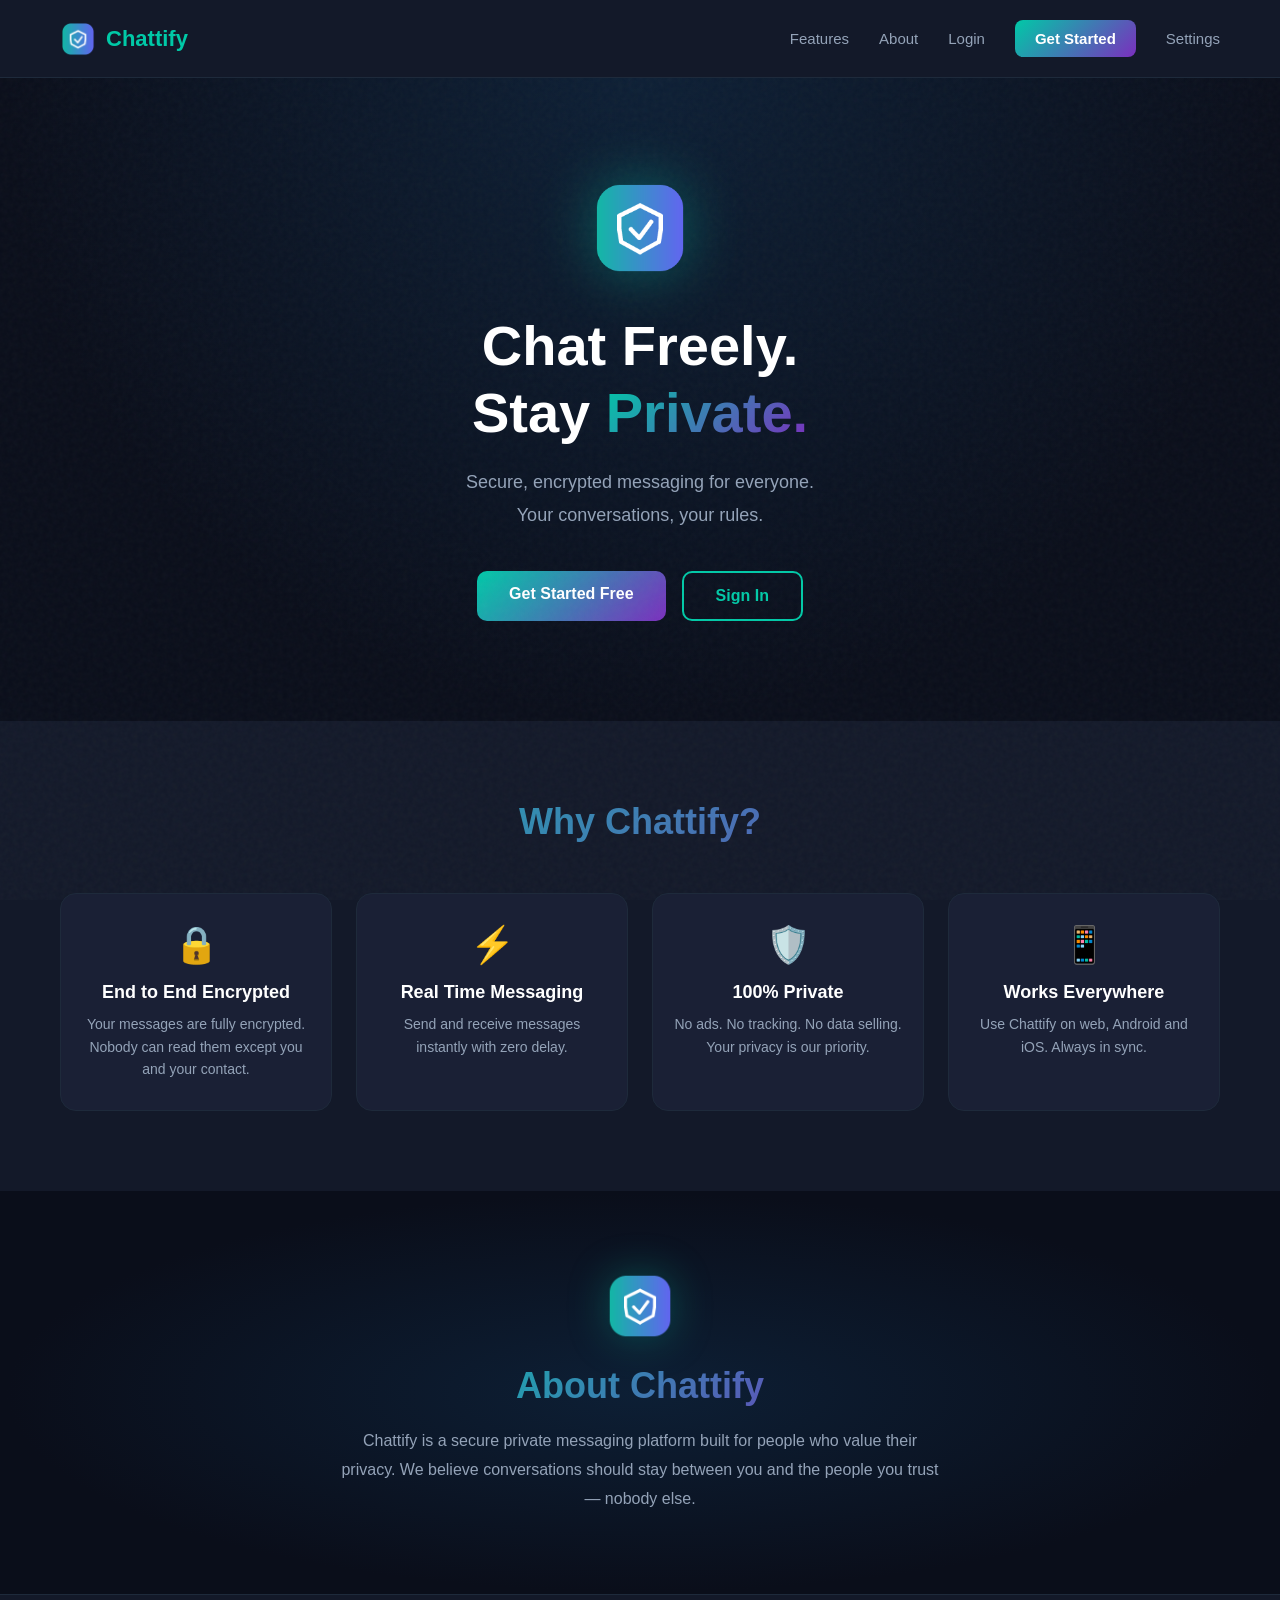
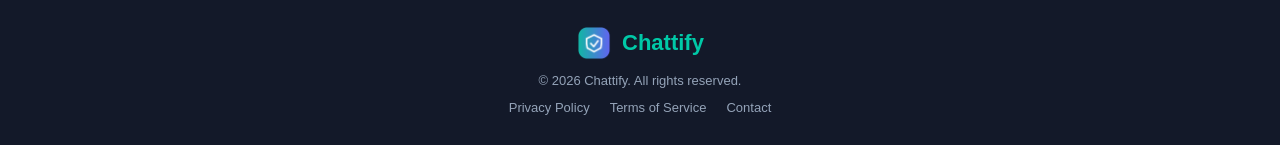
<file: WebSite/index.html>
<!DOCTYPE html>
<html lang="en">
<head>
    <meta charset="UTF-8">
    <meta name="viewport" content="width=device-width, initial-scale=1.0">
    <title>Chattify</title>
    <link rel="stylesheet" href="style.css">
</head>
<body>

    
    <nav>
        <div class="logo">
            <img src="VaultChat_Logo.png" class="logo-img" alt="Chattify Logo">
            <span class="logo-text">Chattify</span>
        </div>
        <div class="nav-links">
            <a href="#features">Features</a>
            <a href="#about">About</a>
            <a href="login.html">Login</a>
            <a href="register.html" class="btn-nav">Get Started</a>
            <a href="settings.html">Settings</a>
        </div>
    </nav>

    
    <section class="hero">
        <div class="hero-logo">
            <img src="VaultChat_Logo.png" class="hero-logo-img" alt="Chattify">
        </div>
        <h1>Chat Freely.<br>Stay <span class="highlight">Private.</span></h1>
        <p>Secure, encrypted messaging for everyone.<br>Your conversations, your rules.</p>
        <div class="hero-buttons">
            <a href="register.html" class="btn-primary">Get Started Free</a>
            <a href="login.html" class="btn-secondary">Sign In</a>
        </div>
    </section>

    
    <section class="features" id="features">
        <h2>Why Chattify?</h2>
        <div class="features-grid">
            <div class="feature-card">
                <div class="feature-icon">🔒</div>
                <h3>End to End Encrypted</h3>
                <p>Your messages are fully encrypted. Nobody can read them except you and your contact.</p>
            </div>
            <div class="feature-card">
                <div class="feature-icon">⚡</div>
                <h3>Real Time Messaging</h3>
                <p>Send and receive messages instantly with zero delay.</p>
            </div>
            <div class="feature-card">
                <div class="feature-icon">🛡️</div>
                <h3>100% Private</h3>
                <p>No ads. No tracking. No data selling. Your privacy is our priority.</p>
            </div>
            <div class="feature-card">
                <div class="feature-icon">📱</div>
                <h3>Works Everywhere</h3>
                <p>Use Chattify on web, Android and iOS. Always in sync.</p>
            </div>
        </div>
    </section>

   
    <section class="about" id="about">
        <div class="about-content">
            <div class="about-logo">
                <img src="VaultChat_Logo.png" class="about-logo-img" alt="Chattify">
            </div>
            <h2>About Chattify</h2>
            <p>Chattify is a secure private messaging platform built for people who value their privacy. We believe conversations should stay between you and the people you trust — nobody else.</p>
        </div>
    </section>

   
    <footer>
        <div class="footer-content">
            <div class="logo">
                <img src="VaultChat_Logo.png" class="logo-img" alt="Chattify">
                <span class="logo-text">Chattify</span>
            </div>
            <p>© 2026 Chattify. All rights reserved.</p>
            <div class="footer-links">
                <a href="#">Privacy Policy</a>
                <a href="#">Terms of Service</a>
                <a href="#">Contact</a>
            </div>
        </div>
    </footer>

    <script src="script.js"></script>
</body>
</html>
</file>
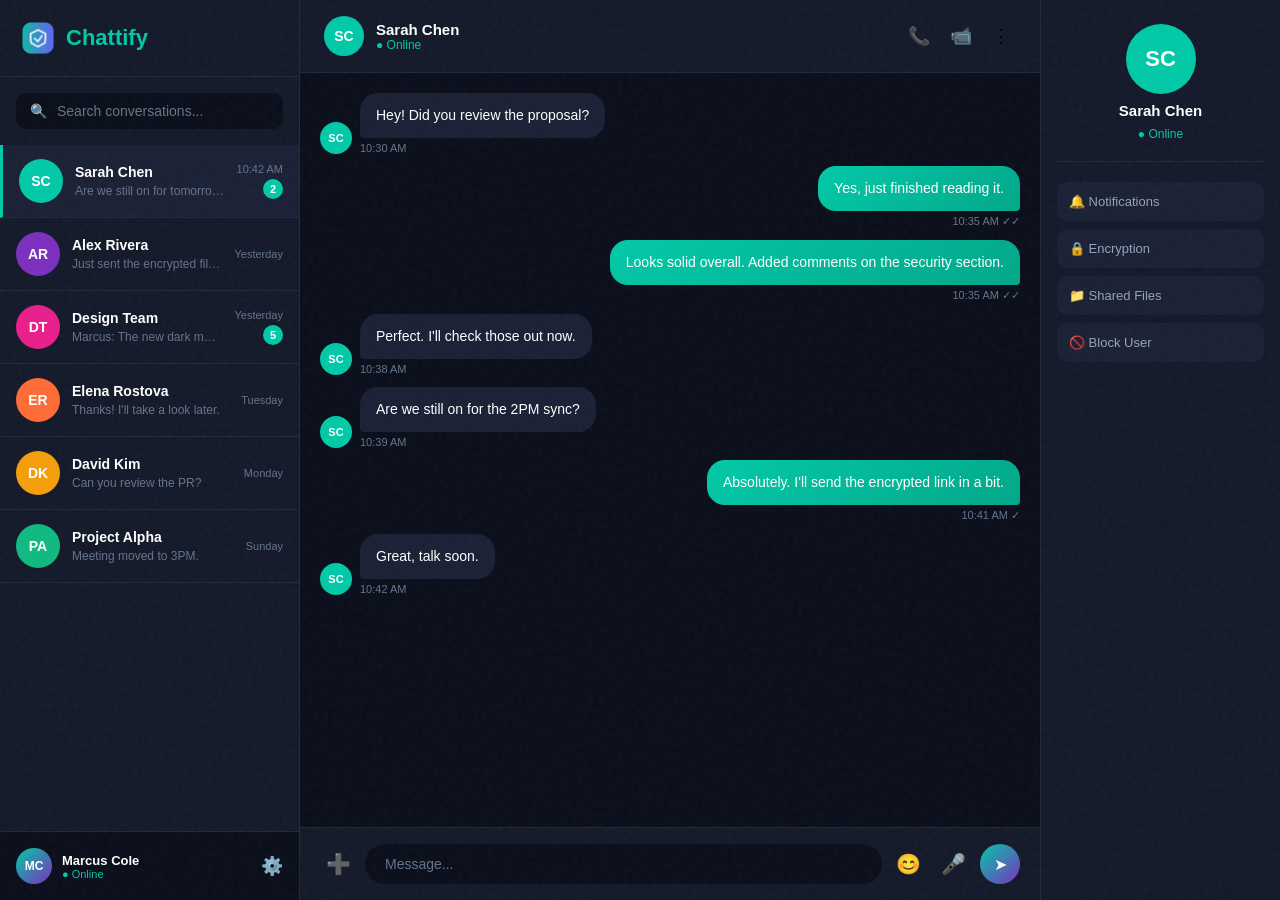
<file: WebSite/chat.html>
<!DOCTYPE html>
<html lang="en">
<head>
    <meta charset="UTF-8">
    <meta name="viewport" content="width=device-width, initial-scale=1.0">
    <title>Chattify</title>
    <link rel="stylesheet" href="style.css">
</head>
<body class="chat-page">

    <!-- Main Chat Layout -->
    <div class="chat-container">

        <!-- Left Sidebar -->
        <div class="sidebar">

            <!-- App Logo -->
            <div class="sidebar-logo">
                <img src="VaultChat_Logo.png" class="logo-img" alt="Chattify">
                <span class="logo-text">Chattify</span>
            </div>

            <!-- Search -->
            <div class="search-box">
                <span class="search-icon">🔍</span>
                <input type="text" placeholder="Search conversations..." class="search-input" id="searchInput">
            </div>

            <!-- Chat List -->
            <div class="chat-list" id="chatList">

                <div class="chat-item active" onclick="openChat('Sarah Chen', 'SC', '#00C9A7')">
                    <div class="chat-avatar" style="background:#00C9A7">SC</div>
                    <div class="chat-info">
                        <div class="chat-name">Sarah Chen</div>
                        <div class="chat-preview">Are we still on for tomorrow?</div>
                    </div>
                    <div class="chat-meta">
                        <div class="chat-time">10:42 AM</div>
                        <div class="chat-badge">2</div>
                    </div>
                </div>

                <div class="chat-item" onclick="openChat('Alex Rivera', 'AR', '#7B2FBE')">
                    <div class="chat-avatar" style="background:#7B2FBE">AR</div>
                    <div class="chat-info">
                        <div class="chat-name">Alex Rivera</div>
                        <div class="chat-preview">Just sent the encrypted files.</div>
                    </div>
                    <div class="chat-meta">
                        <div class="chat-time">Yesterday</div>
                    </div>
                </div>

                <div class="chat-item" onclick="openChat('Design Team', 'DT', '#E91E8C')">
                    <div class="chat-avatar" style="background:#E91E8C">DT</div>
                    <div class="chat-info">
                        <div class="chat-name">Design Team</div>
                        <div class="chat-preview">Marcus: The new dark mode looks g...</div>
                    </div>
                    <div class="chat-meta">
                        <div class="chat-time">Yesterday</div>
                        <div class="chat-badge">5</div>
                    </div>
                </div>

                <div class="chat-item" onclick="openChat('Elena Rostova', 'ER', '#FF6B35')">
                    <div class="chat-avatar" style="background:#FF6B35">ER</div>
                    <div class="chat-info">
                        <div class="chat-name">Elena Rostova</div>
                        <div class="chat-preview">Thanks! I'll take a look later.</div>
                    </div>
                    <div class="chat-meta">
                        <div class="chat-time">Tuesday</div>
                    </div>
                </div>

                <div class="chat-item" onclick="openChat('David Kim', 'DK', '#F59E0B')">
                    <div class="chat-avatar" style="background:#F59E0B">DK</div>
                    <div class="chat-info">
                        <div class="chat-name">David Kim</div>
                        <div class="chat-preview">Can you review the PR?</div>
                    </div>
                    <div class="chat-meta">
                        <div class="chat-time">Monday</div>
                    </div>
                </div>

                <div class="chat-item" onclick="openChat('Project Alpha', 'PA', '#10B981')">
                    <div class="chat-avatar" style="background:#10B981">PA</div>
                    <div class="chat-info">
                        <div class="chat-name">Project Alpha</div>
                        <div class="chat-preview">Meeting moved to 3PM.</div>
                    </div>
                    <div class="chat-meta">
                        <div class="chat-time">Sunday</div>
                    </div>
                </div>

            </div>

            <!-- User Profile Bottom -->
            <div class="sidebar-user">
                <div class="user-avatar">MC</div>
                <div class="user-info">
                    <div class="user-name">Marcus Cole</div>
                    <div class="user-status">● Online</div>
                </div>
                <div class="user-icons">
                    <a href="profile.html">⚙️</a>
                </div>
            </div>

        </div>

        <!-- Main Chat Area -->
        <div class="chat-main">

            <!-- Chat Header -->
            <div class="chat-header">
                <div class="header-left">
                    <div class="header-avatar" id="headerAvatar" style="background:#00C9A7">SC</div>
                    <div class="header-info">
                        <div class="header-name" id="headerName">Sarah Chen</div>
                        <div class="header-status">● Online</div>
                    </div>
                </div>
                <div class="header-icons">
                    <button class="icon-btn">📞</button>
                    <button class="icon-btn">📹</button>
                    <button class="icon-btn">⋮</button>
                </div>
            </div>

            <!-- Messages Area -->
            <div class="messages-area" id="messagesArea">

                <!-- Received Message -->
                <div class="message received">
                    <div class="msg-avatar" style="background:#00C9A7">SC</div>
                    <div class="msg-content">
                        <div class="msg-bubble received-bubble">
                            Hey! Did you review the proposal?
                        </div>
                        <div class="msg-time">10:30 AM</div>
                    </div>
                </div>

                <!-- Sent Message -->
                <div class="message sent">
                    <div class="msg-content">
                        <div class="msg-bubble sent-bubble">
                            Yes, just finished reading it.
                        </div>
                        <div class="msg-time">10:35 AM ✓✓</div>
                    </div>
                </div>

                <!-- Sent Message -->
                <div class="message sent">
                    <div class="msg-content">
                        <div class="msg-bubble sent-bubble">
                            Looks solid overall. Added comments on the security section.
                        </div>
                        <div class="msg-time">10:35 AM ✓✓</div>
                    </div>
                </div>

                <!-- Received Message -->
                <div class="message received">
                    <div class="msg-avatar" style="background:#00C9A7">SC</div>
                    <div class="msg-content">
                        <div class="msg-bubble received-bubble">
                            Perfect. I'll check those out now.
                        </div>
                        <div class="msg-time">10:38 AM</div>
                    </div>
                </div>

                <!-- Received Message -->
                <div class="message received">
                    <div class="msg-avatar" style="background:#00C9A7">SC</div>
                    <div class="msg-content">
                        <div class="msg-bubble received-bubble">
                            Are we still on for the 2PM sync?
                        </div>
                        <div class="msg-time">10:39 AM</div>
                    </div>
                </div>

                <!-- Sent Message -->
                <div class="message sent">
                    <div class="msg-content">
                        <div class="msg-bubble sent-bubble">
                            Absolutely. I'll send the encrypted link in a bit.
                        </div>
                        <div class="msg-time">10:41 AM ✓</div>
                    </div>
                </div>

                <!-- Received Message -->
                <div class="message received">
                    <div class="msg-avatar" style="background:#00C9A7">SC</div>
                    <div class="msg-content">
                        <div class="msg-bubble received-bubble">
                            Great, talk soon.
                        </div>
                        <div class="msg-time">10:42 AM</div>
                    </div>
                </div>

                <!-- Typing Indicator -->
                <div class="message received" id="typingIndicator" style="display:none;">
                    <div class="msg-avatar" style="background:#00C9A7">SC</div>
                    <div class="msg-content">
                        <div class="msg-bubble received-bubble typing">
                            <span></span>
                            <span></span>
                            <span></span>
                        </div>
                    </div>
                </div>

            </div>

            <!-- Message Input -->
            <div class="message-input-area">
                <button class="input-btn">➕</button>
                <input 
                    type="text" 
                    placeholder="Message..." 
                    class="message-input"
                    id="messageInput"
                >
                <button class="input-btn">😊</button>
                <button class="input-btn">🎤</button>
                <button class="send-btn" id="sendBtn">➤</button>
            </div>

        </div>

        <!-- Right Sidebar -->
        <div class="right-sidebar">
            <div class="right-profile">
                <div class="right-avatar" id="rightAvatar" style="background:#00C9A7">SC</div>
                <div class="right-name" id="rightName">Sarah Chen</div>
                <div class="right-status">● Online</div>
            </div>
            <div class="right-options">
                <div class="right-option">🔔 Notifications</div>
                <div class="right-option">🔒 Encryption</div>
                <div class="right-option">📁 Shared Files</div>
                <div class="right-option">🚫 Block User</div>
            </div>
        </div>

    </div>

    <script>
        // Send message
const messageInput = document.getElementById('messageInput');
const sendBtn = document.getElementById('sendBtn');
const messagesArea = document.getElementById('messagesArea');

function sendMessage() {
    const text = messageInput.value.trim();
    if (text === '') return;

    // Create message
    const message = document.createElement('div');
    message.classList.add('message', 'sent');
    message.innerHTML = `
        <div class="msg-content">
            <div class="msg-bubble sent-bubble">${text}</div>
            <div class="msg-time">${getTime()} ✓</div>
        </div>
    `;

    // Remove typing indicator and add message
    const typing = document.getElementById('typingIndicator');
    messagesArea.insertBefore(message, typing);

    // Clear input
    messageInput.value = '';

    // Scroll to bottom
    scrollToBottom();

    // Show typing indicator
    showTyping();
}

// Send on button click
sendBtn.addEventListener('click', sendMessage);

// Send on Enter key
messageInput.addEventListener('keypress', (e) => {
    if (e.key === 'Enter') sendMessage();
});

// Show typing indicator
function showTyping() {
    const typing = document.getElementById('typingIndicator');
    typing.style.display = 'flex';
    scrollToBottom();

    // Hide after 2 seconds and show reply
    setTimeout(() => {
        typing.style.display = 'none';
        showReply();
    }, 2000);
}

// Auto reply
const replies = [
    'Got it! 👍',
    'Sure, sounds good!',
    'Let me check and get back to you.',
    'Absolutely! 🔒',
    'On it!',
    'Thanks for letting me know!',
];

function showReply() {
    const reply = replies[Math.floor(Math.random() * replies.length)];
    const headerAvatar = document.getElementById('headerAvatar');

    const message = document.createElement('div');
    message.classList.add('message', 'received');
    message.innerHTML = `
        <div class="msg-avatar" style="background:${headerAvatar.style.background}">${headerAvatar.textContent}</div>
        <div class="msg-content">
            <div class="msg-bubble received-bubble">${reply}</div>
            <div class="msg-time">${getTime()}</div>
        </div>
    `;

    const typing = document.getElementById('typingIndicator');
    messagesArea.insertBefore(message, typing);
    scrollToBottom();
}

// Get current time
function getTime() {
    const now = new Date();
    return now.toLocaleTimeString([], { hour: '2-digit', minute: '2-digit' });
}

// Scroll to bottom
function scrollToBottom() {
    messagesArea.scrollTop = messagesArea.scrollHeight;
}

// Open chat
function openChat(name, initials, color) {
    // Update header
    document.getElementById('headerName').textContent = name;
    document.getElementById('headerAvatar').textContent = initials;
    document.getElementById('headerAvatar').style.background = color;

    // Update right sidebar
    document.getElementById('rightName').textContent = name;
    document.getElementById('rightAvatar').textContent = initials;
    document.getElementById('rightAvatar').style.background = color;

    // Update active chat item
    document.querySelectorAll('.chat-item').forEach(item => {
        item.classList.remove('active');
    });
    event.currentTarget.classList.add('active');

    // Remove badge
    const badge = event.currentTarget.querySelector('.chat-badge');
    if (badge) badge.remove();
}

// Search conversations
document.getElementById('searchInput').addEventListener('input', (e) => {
    const query = e.target.value.toLowerCase();
    document.querySelectorAll('.chat-item').forEach(item => {
        const name = item.querySelector('.chat-name').textContent.toLowerCase();
        item.style.display = name.includes(query) ? 'flex' : 'none';
    });
});

// Scroll to bottom on load
scrollToBottom();
    </script>
</body>
</html>
</file>
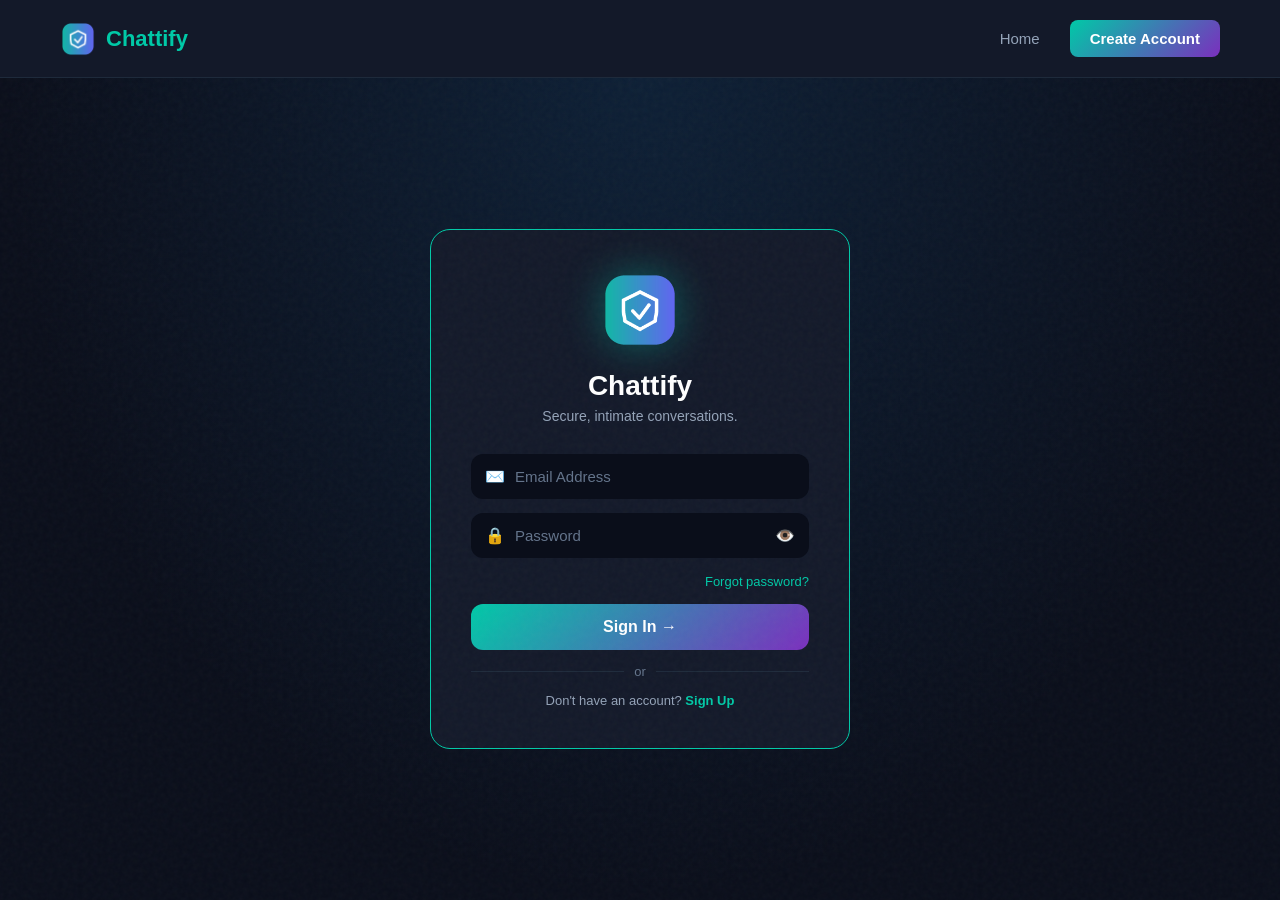
<file: WebSite/login.html>
<!DOCTYPE html>
<html lang="en">
<head>
    <meta charset="UTF-8">
    <meta name="viewport" content="width=device-width, initial-scale=1.0">
    <title>Chattify - Login</title>
    <link rel="stylesheet" href="style.css">
</head>
<body class="auth-page">

    <!-- Navbar -->
    <nav>
        <div class="logo">
            <img src="VaultChat_Logo.png" class="logo-img" alt="Chattify Logo">
            <span class="logo-text">Chattify</span>
        </div>
        <div class="nav-links">
            <a href="index.html">Home</a>
            <a href="register.html" class="btn-nav">Create Account</a>
        </div>
    </nav>

    <!-- Login Section -->
    <section class="auth-section">
        <div class="auth-card">

            <!-- Logo -->
            <div class="auth-logo">
                <img src="VaultChat_Logo.png" class="auth-logo-img" alt="Chattify">
            </div>

            <!-- Title -->
            <h1 class="auth-title">Chattify</h1>
            <p class="auth-subtitle">Secure, intimate conversations.</p>

            <!-- Form -->
            <div class="auth-form">

                <!-- Email -->
                <div class="input-group">
                    <span class="input-icon">✉️</span>
                    <input 
                        type="email" 
                        id="email"
                        placeholder="Email Address"
                        class="auth-input"
                    >
                </div>

                <!-- Password -->
                <div class="input-group">
                    <span class="input-icon">🔒</span>
                    <input 
                        type="password" 
                        id="password"
                        placeholder="Password"
                        class="auth-input"
                    >
                    <span class="eye-icon" id="togglePassword">👁️</span>
                </div>

                <!-- Forgot Password -->
                <div class="forgot-password">
                    <a href="#">Forgot password?</a>
                </div>

                <!-- Sign In Button -->
                <button class="btn-auth" id="loginBtn">
                    Sign In →
                </button>

                <!-- Divider -->
                <div class="divider">
                    <span>or</span>
                </div>

                <!-- Sign Up Link -->
                <p class="auth-switch">
                    Don't have an account? 
                    <a href="register.html">Sign Up</a>
                </p>

            </div>
        </div>
    </section>

    <script>
        // Toggle password visibility
const togglePassword = document.getElementById('togglePassword');
const password = document.getElementById('password');

togglePassword.addEventListener('click', () => {
    if (password.type === 'password') {
        password.type = 'text';
        togglePassword.textContent = '🙈';
    } else {
        password.type = 'password';
        togglePassword.textContent = '👁️';
    }
});

// Login button
const loginBtn = document.getElementById('loginBtn');
loginBtn.addEventListener('click', () => {
    const email = document.getElementById('email').value;
    const pass = document.getElementById('password').value;

    if (email === '' || pass === '') {
        alert('Please fill in all fields!');
        return;
    }

    // Loading state
    loginBtn.textContent = 'Signing in...';
    loginBtn.disabled = true;

    // Simulate login - connect to your backend here
    setTimeout(() => {
        loginBtn.textContent = 'Sign In →';
        loginBtn.disabled = false;
        window.location.href = 'chat.html';
    }, 1500);
});

// Input focus effects
document.querySelectorAll('.auth-input').forEach(input => {
    input.addEventListener('focus', () => {
        input.parentElement.style.filter = 'drop-shadow(0 0 8px rgba(0, 201, 167, 0.3))';
    });
    input.addEventListener('blur', () => {
        input.parentElement.style.filter = 'none';
    });
});
    </script>
</body>
</html>
</file>
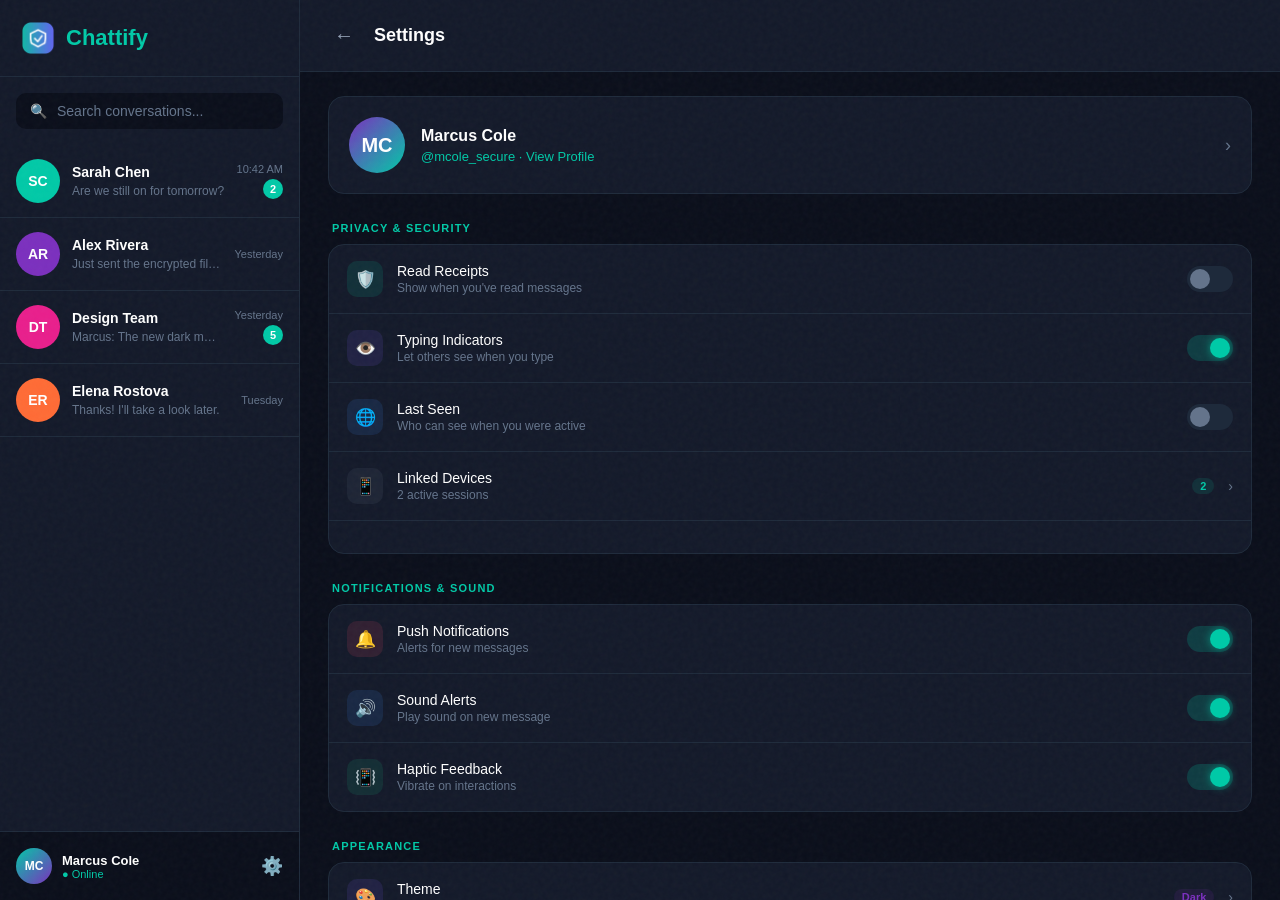
<file: WebSite/settings.html>
<!DOCTYPE html>
<html lang="en">
<head>
    <meta charset="UTF-8">
    <meta name="viewport" content="width=device-width, initial-scale=1.0">
    <title>Chattify - Settings</title>
    <link rel="stylesheet" href="style.css">
    </head>
<body class="settings-page">
 
<div class="settings-container">
 
    <!-- Left Sidebar (reused) -->
    <div class="sidebar">
        <div class="sidebar-logo">
            <img src="VaultChat_Logo.png" class="logo-img" alt="Chattify">
            <span class="logo-text">Chattify</span>
        </div>
 
        <div class="search-box">
            <span class="search-icon">🔍</span>
            <input type="text" placeholder="Search conversations..." class="search-input">
        </div>
 
        <div class="chat-list">
            <div class="chat-item" onclick="window.location.href='chat.html'">
                <div class="chat-avatar" style="background:#00C9A7">SC</div>
                <div class="chat-info">
                    <div class="chat-name">Sarah Chen</div>
                    <div class="chat-preview">Are we still on for tomorrow?</div>
                </div>
                <div class="chat-meta">
                    <div class="chat-time">10:42 AM</div>
                    <div class="chat-badge">2</div>
                </div>
            </div>
            <div class="chat-item" onclick="window.location.href='chat.html'">
                <div class="chat-avatar" style="background:#7B2FBE">AR</div>
                <div class="chat-info">
                    <div class="chat-name">Alex Rivera</div>
                    <div class="chat-preview">Just sent the encrypted files.</div>
                </div>
                <div class="chat-meta"><div class="chat-time">Yesterday</div></div>
            </div>
            <div class="chat-item" onclick="window.location.href='chat.html'">
                <div class="chat-avatar" style="background:#E91E8C">DT</div>
                <div class="chat-info">
                    <div class="chat-name">Design Team</div>
                    <div class="chat-preview">Marcus: The new dark mode looks g...</div>
                </div>
                <div class="chat-meta">
                    <div class="chat-time">Yesterday</div>
                    <div class="chat-badge">5</div>
                </div>
            </div>
            <div class="chat-item" onclick="window.location.href='chat.html'">
                <div class="chat-avatar" style="background:#FF6B35">ER</div>
                <div class="chat-info">
                    <div class="chat-name">Elena Rostova</div>
                    <div class="chat-preview">Thanks! I'll take a look later.</div>
                </div>
                <div class="chat-meta"><div class="chat-time">Tuesday</div></div>
            </div>
        </div>
 
        <div class="sidebar-user">
            <div class="user-avatar">MC</div>
            <div class="user-info">
                <div class="user-name">Marcus Cole</div>
                <div class="user-status">● Online</div>
            </div>
            <div class="user-icons">
                <a href="profile.html">⚙️</a>
            </div>
        </div>
    </div>
 
    <!-- Main Settings Area -->
    <div class="settings-main">
 
        <!-- Header -->
        <div class="settings-header">
            <a href="chat.html" class="settings-back-btn">←</a>
            <span class="settings-header-title">Settings</span>
        </div>
 
        <!-- Scrollable Content -->
        <div class="settings-content">
 
            <!-- Profile Card -->
            <a href="profile.html" class="settings-profile-card">
                <div class="settings-profile-avatar">MC</div>
                <div class="settings-profile-info">
                    <div class="settings-profile-name">Marcus Cole</div>
                    <div class="settings-profile-handle">@mcole_secure · View Profile</div>
                </div>
                <span class="settings-profile-arrow">›</span>
            </a>
 
            <!-- Privacy & Security -->
            <div>
                <p class="settings-section-label">Privacy & Security</p>
                <div class="settings-group">
 
                    <div class="settings-row">
                        <div class="settings-row-icon icon-teal">🛡️</div>
                        <div class="settings-row-text">
                            <div class="settings-row-title">Read Receipts</div>
                            <div class="settings-row-sub">Show when you've read messages</div>
                        </div>
                        <label class="toggle-switch">
                            <input type="checkbox" id="readReceipts">
                            <span class="toggle-slider"></span>
                        </label>
                    </div>
 
                    <div class="settings-row">
                        <div class="settings-row-icon icon-purple">👁️</div>
                        <div class="settings-row-text">
                            <div class="settings-row-title">Typing Indicators</div>
                            <div class="settings-row-sub">Let others see when you type</div>
                        </div>
                        <label class="toggle-switch">
                            <input type="checkbox" id="typingIndicators" checked>
                            <span class="toggle-slider"></span>
                        </label>
                    </div>
 
                    <div class="settings-row">
                        <div class="settings-row-icon icon-blue">🌐</div>
                        <div class="settings-row-text">
                            <div class="settings-row-title">Last Seen</div>
                            <div class="settings-row-sub">Who can see when you were active</div>
                        </div>
                        <label class="toggle-switch">
                            <input type="checkbox" id="lastSeen">
                            <span class="toggle-slider"></span>
                        </label>
                    </div>
 
                    <div class="settings-row" onclick="showToast('📱 Linked Devices opened')">
                        <div class="settings-row-icon icon-gray">📱</div>
                        <div class="settings-row-text">
                            <div class="settings-row-title">Linked Devices</div>
                            <div class="settings-row-sub">2 active sessions</div>
                        </div>
                        <span class="settings-badge">2</span>
                        <span class="settings-arrow">›</span>
                    </div>
 
                    <div class="settings-row" onclick="showToast('🔒 App Lock settings opened')">
                        <div class="settings-row-text">
                    </div>
                    </div>
                </div>
            </div>
 
            <!-- Notifications & Sound -->
            <div>
                <p class="settings-section-label">Notifications & Sound</p>
                <div class="settings-group">
 
                    <div class="settings-row">
                        <div class="settings-row-icon icon-red">🔔</div>
                        <div class="settings-row-text">
                            <div class="settings-row-title">Push Notifications</div>
                            <div class="settings-row-sub">Alerts for new messages</div>
                        </div>
                        <label class="toggle-switch">
                            <input type="checkbox" id="pushNotifications" checked>
                            <span class="toggle-slider"></span>
                        </label>
                    </div>
 
                    <div class="settings-row">
                        <div class="settings-row-icon icon-blue">🔊</div>
                        <div class="settings-row-text">
                            <div class="settings-row-title">Sound Alerts</div>
                            <div class="settings-row-sub">Play sound on new message</div>
                        </div>
                        <label class="toggle-switch">
                            <input type="checkbox" id="soundAlerts" checked>
                            <span class="toggle-slider"></span>
                        </label>
                    </div>
 
                    <div class="settings-row">
                        <div class="settings-row-icon icon-green">📳</div>
                        <div class="settings-row-text">
                            <div class="settings-row-title">Haptic Feedback</div>
                            <div class="settings-row-sub">Vibrate on interactions</div>
                        </div>
                        <label class="toggle-switch">
                            <input type="checkbox" id="hapticFeedback" checked>
                            <span class="toggle-slider"></span>
                        </label>
                    </div>
 
                </div>
            </div>
 
            <!-- Appearance -->
            <div>
                <p class="settings-section-label">Appearance</p>
                <div class="settings-group">
 
                    <div class="settings-row" onclick="showToast('🎨 Theme settings coming soon!')">
                        <div class="settings-row-icon icon-purple">🎨</div>
                        <div class="settings-row-text">
                            <div class="settings-row-title">Theme</div>
                            <div class="settings-row-sub">Dark mode enabled</div>
                        </div>
                        <span class="settings-badge settings-badge-purple">Dark</span>
                        <span class="settings-arrow">›</span>
                    </div>
 
                    <div class="settings-row" onclick="showToast('🔤 Font size settings coming soon!')">
                        <div class="settings-row-icon icon-teal">🔤</div>
                        <div class="settings-row-text">
                            <div class="settings-row-title">Font Size</div>
                            <div class="settings-row-sub">Medium</div>
                        </div>
                        <span class="settings-arrow">›</span>
                    </div>
 
                </div>
            </div>
 
 
            <!-- Danger Zone -->
            <div>
                <p class="settings-section-label">Account</p>
                <div class="settings-group">
 
                    <div class="settings-danger-row" onclick="showLogoutModal()">
                        <div class="settings-row-icon icon-red">🚪</div>
                        <div class="settings-row-text">
                            <div class="settings-row-title">Sign Out</div>
                            <div class="settings-row-sub">Log out of your account</div>
                        </div>
                        <span class="settings-arrow" style="color:#ff4d6d">›</span>
                    </div>
 
                    <div class="settings-danger-row" onclick="showDeleteModal()">
                        <div class="settings-row-icon icon-red">⚠️</div>
                        <div class="settings-row-text">
                            <div class="settings-row-title">Delete Account</div>
                            <div class="settings-row-sub">Permanently remove your data</div>
                        </div>
                        <span class="settings-arrow" style="color:#ff4d6d">›</span>
                    </div>
 
                </div>
            </div>
 
            <!-- Version Footer -->
            <div class="settings-footer">
                <p class="settings-version">Chattify v1.0.0 · Built with <span>♥</span> & 🔒</p>
            </div>
 
        </div>
    </div>
</div>
 
<!-- Toast -->
<div class="toast" id="toast"></div>
 
<!-- Logout Modal -->
<div class="modal-overlay" id="logoutModal">
    <div class="modal-box">
        <h3>Sign Out?</h3>
        <p>You'll be logged out of Chattify. Your encrypted messages stay safe on this device.</p>
        <div class="modal-actions">
            <button class="modal-btn modal-cancel" onclick="closeModals()">Cancel</button>
            <button class="modal-btn modal-confirm" onclick="confirmLogout()">Sign Out</button>
        </div>
    </div>
</div>
 
<!-- Delete Account Modal -->
<div class="modal-overlay" id="deleteModal">
    <div class="modal-box">
        <h3>Delete Account?</h3>
        <p>This will permanently delete your account and all messages. This action <strong>cannot</strong> be undone.</p>
        <div class="modal-actions">
            <button class="modal-btn modal-cancel" onclick="closeModals()">Cancel</button>
            <button class="modal-btn modal-confirm" onclick="confirmLogout()">Delete</button>
        </div>
    </div>
</div>
 
<script>
    // ── Toast ──
    function showToast(msg) {
        const toast = document.getElementById('toast');
        toast.textContent = msg;
        toast.classList.add('show');
        setTimeout(() => toast.classList.remove('show'), 2200);
    }
 
    // ── Toggle listeners ──
    const toggleMessages = {
        readReceipts:      ['Read Receipts ON ✓', 'Read Receipts OFF'],
        typingIndicators:  ['Typing Indicators ON ✓', 'Typing Indicators OFF'],
        lastSeen:          ['Last Seen visible to all', 'Last Seen hidden'],
        pushNotifications: ['Push Notifications ON 🔔', 'Notifications muted 🔕'],
        soundAlerts:       ['Sound Alerts ON 🔊', 'Sound Alerts OFF 🔇'],
        hapticFeedback:    ['Haptic Feedback ON 📳', 'Haptic Feedback OFF'],
    };
 
    Object.keys(toggleMessages).forEach(id => {
        const el = document.getElementById(id);
        if (el) {
            el.addEventListener('change', () => {
                const msgs = toggleMessages[id];
                showToast(el.checked ? msgs[0] : msgs[1]);
                saveSettings();
            });
        }
    });
 
    // ── Persist settings ──
    function saveSettings() {
        const settings = {};
        Object.keys(toggleMessages).forEach(id => {
            const el = document.getElementById(id);
            if (el) settings[id] = el.checked;
        });
        localStorage.setItem('chattify_settings', JSON.stringify(settings));
    }
 
    function loadSettings() {
        const saved = localStorage.getItem('chattify_settings');
        if (!saved) return;
        const settings = JSON.parse(saved);
        Object.keys(settings).forEach(id => {
            const el = document.getElementById(id);
            if (el) el.checked = settings[id];
        });
    }
 
    loadSettings();
 
    // ── Modals ──
    function showLogoutModal() {
        document.getElementById('logoutModal').classList.add('open');
    }
 
    function showDeleteModal() {
        document.getElementById('deleteModal').classList.add('open');
    }
 
    function closeModals() {
        document.getElementById('logoutModal').classList.remove('open');
        document.getElementById('deleteModal').classList.remove('open');
    }
 
    function confirmLogout() {
        closeModals();
        localStorage.removeItem('chattify_settings');
        window.location.href = 'login.html';
    }
 
    // Close modal on overlay click
    document.querySelectorAll('.modal-overlay').forEach(overlay => {
        overlay.addEventListener('click', function(e) {
            if (e.target === this) closeModals();
        });
    });
</script>
</body>
</html>
</file>
<file: WebSite/style.css>
/* ─────────────────────────────────────────────────────────────
   GLOBAL STYLES & RESET
   ───────────────────────────────────────────────────────────── */
* {
    margin: 0;
    padding: 0;
    box-sizing: border-box;
}

body {
    background-color: #0A0E1A;
    color: white;
    font-family: Arial, sans-serif;
}

/* Custom Scrollbar styling */
::-webkit-scrollbar {
    width: 4px;
}

::-webkit-scrollbar-track {
    background: #0A0E1A;
}

::-webkit-scrollbar-thumb {
    background: #1E2A3B;
    border-radius: 2px;
}


/* ─────────────────────────────────────────────────────────────
   LANDING PAGE: NAVIGATION
   ───────────────────────────────────────────────────────────── */
nav {
    display: flex;
    justify-content: space-between;
    align-items: center;
    padding: 20px 60px;
    background-color: #131929;
    position: sticky;
    top: 0;
    z-index: 100;
    border-bottom: 1px solid #1E2A3B;
}

.logo {
    display: flex;
    align-items: center;
    gap: 10px;
}

.logo-img {
    width: 36px;
    height: 36px;
    border-radius: 8px;
}

.logo-text {
    font-size: 22px;
    font-weight: bold;
    color: #00C9A7;
}

.nav-links {
    display: flex;
    align-items: center;
    gap: 30px;
}

.nav-links a {
    text-decoration: none;
    color: #94a3b8;
    font-size: 15px;
    transition: color 0.3s;
}

.nav-links a:hover {
    color: #00C9A7;
}

.nav-links a.active {
    color: #00C9A7;
    font-weight: bold;
}

.btn-nav {
    background: linear-gradient(135deg, #00C9A7, #7B2FBE);
    color: white !important;
    padding: 10px 20px;
    border-radius: 8px;
    font-weight: bold;
}

.btn-nav:hover {
    opacity: 0.9;
}

.menu-btn {
    display: none;
    background: none;
    border: none;
    color: white;
    font-size: 24px;
    cursor: pointer;
}


/* ─────────────────────────────────────────────────────────────
   LANDING PAGE: HERO SECTION
   ───────────────────────────────────────────────────────────── */
.hero {
    text-align: center;
    padding: 100px 20px;
    background: radial-gradient(ellipse at top, #0D1F35 0%, #0A0E1A 70%);
}

.hero-logo {
    margin-bottom: 30px;
}

.hero-logo-img {
    width: 100px;
    height: 100px;
    border-radius: 22px;
    filter: drop-shadow(0 0 30px rgba(0, 201, 167, 0.4));
}

.hero h1 {
    font-size: 56px;
    font-weight: bold;
    line-height: 1.2;
    margin-bottom: 20px;
}

.highlight {
    background: linear-gradient(135deg, #00C9A7, #7B2FBE);
    -webkit-background-clip: text;
    -webkit-text-fill-color: transparent;
}

.hero p {
    font-size: 18px;
    color: #94a3b8;
    margin-bottom: 40px;
    line-height: 1.8;
}

.hero-buttons {
    display: flex;
    justify-content: center;
    gap: 16px;
}

.btn-primary {
    background: linear-gradient(135deg, #00C9A7, #7B2FBE);
    color: white;
    padding: 14px 32px;
    border-radius: 10px;
    text-decoration: none;
    font-weight: bold;
    font-size: 16px;
    transition: opacity 0.3s;
}

.btn-primary:hover {
    opacity: 0.9;
}

.btn-secondary {
    border: 2px solid #00C9A7;
    color: #00C9A7;
    padding: 14px 32px;
    border-radius: 10px;
    text-decoration: none;
    font-weight: bold;
    font-size: 16px;
    transition: all 0.3s;
}

.btn-secondary:hover {
    background-color: #00C9A7;
    color: white;
}


/* ─────────────────────────────────────────────────────────────
   LANDING PAGE: FEATURES SECTION
   ───────────────────────────────────────────────────────────── */
.features {
    padding: 80px 60px;
    text-align: center;
    background-color: #131929;
}

.features h2 {
    font-size: 36px;
    margin-bottom: 50px;
    background: linear-gradient(135deg, #00C9A7, #7B2FBE);
    -webkit-background-clip: text;
    -webkit-text-fill-color: transparent;
}

.features-grid {
    display: grid;
    grid-template-columns: repeat(4, 1fr);
    gap: 24px;
}

.feature-card {
    background-color: #1A2035;
    padding: 30px 20px;
    border-radius: 16px;
    border: 1px solid #1E2A3B;
    transition: border-color 0.3s, transform 0.3s;
}

.feature-card:hover {
    border-color: #00C9A7;
    transform: translateY(-5px);
}

.feature-icon {
    font-size: 36px;
    margin-bottom: 16px;
}

.feature-card h3 {
    font-size: 18px;
    margin-bottom: 10px;
    color: white;
}

.feature-card p {
    font-size: 14px;
    color: #94a3b8;
    line-height: 1.6;
}


/* ─────────────────────────────────────────────────────────────
   LANDING PAGE: ABOUT SECTION
   ───────────────────────────────────────────────────────────── */
.about {
    padding: 80px 60px;
    text-align: center;
    background: radial-gradient(ellipse at center, #0D1F35 0%, #0A0E1A 70%);
}

.about-content {
    max-width: 600px;
    margin: 0 auto;
}

.about-logo {
    margin-bottom: 20px;
}

.about-logo-img {
    width: 70px;
    height: 70px;
    border-radius: 16px;
    filter: drop-shadow(0 0 20px rgba(0, 201, 167, 0.3));
}

.about h2 {
    font-size: 36px;
    margin-bottom: 20px;
    background: linear-gradient(135deg, #00C9A7, #7B2FBE);
    -webkit-background-clip: text;
    -webkit-text-fill-color: transparent;
}

.about p {
    font-size: 16px;
    color: #94a3b8;
    line-height: 1.8;
}


/* ─────────────────────────────────────────────────────────────
   LANDING PAGE: FOOTER
   ───────────────────────────────────────────────────────────── */
footer {
    background-color: #131929;
    padding: 30px 60px;
    text-align: center;
    border-top: 1px solid #1E2A3B;
}

.footer-content {
    display: flex;
    flex-direction: column;
    align-items: center;
    gap: 12px;
}

footer p {
    color: #94a3b8;
    font-size: 13px;
}

.footer-links {
    display: flex;
    gap: 20px;
}

.footer-links a {
    color: #94a3b8;
    text-decoration: none;
    font-size: 13px;
    transition: color 0.3s;
}

.footer-links a:hover {
    color: #00C9A7;
}


/* ─────────────────────────────────────────────────────────────
   AUTH PAGES (LOGIN / REGISTER)
   ───────────────────────────────────────────────────────────── */
.auth-page {
    min-height: 100vh;
    display: flex;
    flex-direction: column;
}

.auth-section {
    flex: 1;
    display: flex;
    align-items: center;
    justify-content: center;
    padding: 40px 20px;
    background: radial-gradient(ellipse at top, #0D1F35 0%, #0A0E1A 70%);
}

.auth-card {
    background-color: #131929;
    border: 1.5px solid #00C9A7;
    border-radius: 20px;
    padding: 40px;
    width: 100%;
    max-width: 420px;
    text-align: center;
}

.auth-logo {
    margin-bottom: 16px;
}

.auth-logo-img {
    width: 80px;
    height: 80px;
    border-radius: 20px;
    filter: drop-shadow(0 0 20px rgba(0, 201, 167, 0.4));
}

.auth-title {
    font-size: 28px;
    font-weight: bold;
    color: white;
    margin-bottom: 6px;
}

.auth-subtitle {
    color: #94a3b8;
    font-size: 14px;
    margin-bottom: 30px;
}

.auth-form {
    display: flex;
    flex-direction: column;
    gap: 14px;
}

.input-group {
    position: relative;
    display: flex;
    align-items: center;
}

.input-icon {
    position: absolute;
    left: 14px;
    font-size: 16px;
}

.eye-icon {
    position: absolute;
    right: 14px;
    cursor: pointer;
    font-size: 16px;
}

.auth-input {
    width: 100%;
    padding: 14px 44px;
    background-color: #0A0E1A;
    border: none;
    border-radius: 12px;
    color: white;
    font-size: 15px;
    outline: none;
    transition: border 0.3s;
}

.auth-input:focus {
    border: 1.5px solid #00C9A7;
}

.auth-input::placeholder {
    color: #64748b;
}

.forgot-password {
    text-align: right;
}

.forgot-password a {
    color: #00C9A7;
    text-decoration: none;
    font-size: 13px;
}

.forgot-password a:hover {
    text-decoration: underline;
}

.btn-auth {
    width: 100%;
    padding: 14px;
    background: linear-gradient(135deg, #00C9A7, #7B2FBE);
    color: white;
    border: none;
    border-radius: 12px;
    font-size: 16px;
    font-weight: bold;
    cursor: pointer;
    transition: opacity 0.3s;
}

.btn-auth:hover {
    opacity: 0.9;
}

.divider {
    display: flex;
    align-items: center;
    gap: 10px;
    color: #64748b;
    font-size: 13px;
}

.divider::before,
.divider::after {
    content: '';
    flex: 1;
    height: 1px;
    background-color: #1E2A3B;
}

.auth-switch {
    color: #94a3b8;
    font-size: 13px;
}

.auth-switch a {
    color: #00C9A7;
    text-decoration: none;
    font-weight: bold;
}

.auth-switch a:hover {
    text-decoration: underline;
}

.avatar-upload {
    position: relative;
    width: 90px;
    margin: 0 auto 24px;
}

.avatar-circle {
    width: 90px;
    height: 90px;
    border-radius: 50%;
    background-color: #1A2035;
    display: flex;
    align-items: center;
    justify-content: center;
    font-size: 36px;
    overflow: hidden;
    border: 2px solid #1E2A3B;
}

.avatar-circle img {
    width: 100%;
    height: 100%;
    object-fit: cover;
}

.camera-btn {
    position: absolute;
    bottom: 0;
    right: 0;
    background-color: #00C9A7;
    width: 28px;
    height: 28px;
    border-radius: 50%;
    display: flex;
    align-items: center;
    justify-content: center;
    font-size: 14px;
    cursor: pointer;
}

.terms-text {
    color: #64748b;
    font-size: 12px;
    text-align: center;
    line-height: 1.6;
}

.terms-text a {
    color: #00C9A7;
    text-decoration: none;
}

.terms-text a:hover {
    text-decoration: underline;
}


/* ─────────────────────────────────────────────────────────────
   MAIN WEB DESKTOP DASHBOARD: CHAT PAGE 
   ───────────────────────────────────────────────────────────── */
.chat-page {
    height: 100vh;
    overflow: hidden;
}

.chat-container {
    display: flex;
    height: 100vh;
}

/* Left Sidebar */
.sidebar {
    width: 300px;
    background-color: #131929;
    display: flex;
    flex-direction: column;
    border-right: 1px solid #1E2A3B;
}

.sidebar-logo {
    display: flex;
    align-items: center;
    gap: 10px;
    padding: 20px;
    border-bottom: 1px solid #1E2A3B;
}

.search-box {
    display: flex;
    align-items: center;
    gap: 10px;
    margin: 16px;
    background-color: #0A0E1A;
    border-radius: 10px;
    padding: 10px 14px;
}

.search-icon {
    font-size: 14px;
}

.search-input {
    background: none;
    border: none;
    color: white;
    font-size: 14px;
    outline: none;
    width: 100%;
}

.search-input::placeholder {
    color: #64748b;
}

.chat-list {
    flex: 1;
    overflow-y: auto;
}

.chat-item {
    display: flex;
    align-items: center;
    gap: 12px;
    padding: 14px 16px;
    cursor: pointer;
    transition: background 0.2s;
    border-bottom: 1px solid #1E2A3B;
}

.chat-item:hover {
    background-color: #1A2035;
}

.chat-item.active {
    background-color: #1A2035;
    border-left: 3px solid #00C9A7;
}

.chat-avatar {
    width: 44px;
    height: 44px;
    border-radius: 50%;
    display: flex;
    align-items: center;
    justify-content: center;
    font-weight: bold;
    font-size: 14px;
    color: white;
    flex-shrink: 0;
}

.chat-info {
    flex: 1;
    overflow: hidden;
}

.chat-name {
    font-size: 14px;
    font-weight: bold;
    color: white;
    margin-bottom: 4px;
}

.chat-preview {
    font-size: 12px;
    color: #64748b;
    white-space: nowrap;
    overflow: hidden;
    text-overflow: ellipsis;
}

.chat-meta {
    display: flex;
    flex-direction: column;
    align-items: flex-end;
    gap: 4px;
}

.chat-time {
    font-size: 11px;
    color: #64748b;
}

.chat-badge {
    background-color: #00C9A7;
    color: white;
    font-size: 11px;
    font-weight: bold;
    width: 20px;
    height: 20px;
    border-radius: 50%;
    display: flex;
    align-items: center;
    justify-content: center;
}

.sidebar-user {
    display: flex;
    align-items: center;
    gap: 10px;
    padding: 16px;
    border-top: 1px solid #1E2A3B;
    background-color: #0A0E1A;
}

.user-avatar {
    width: 36px;
    height: 36px;
    border-radius: 50%;
    background: linear-gradient(135deg, #00C9A7, #7B2FBE);
    display: flex;
    align-items: center;
    justify-content: center;
    font-weight: bold;
    font-size: 12px;
    color: white;
}

.user-info {
    flex: 1;
}

.user-name {
    font-size: 13px;
    font-weight: bold;
    color: white;
}

.user-status {
    font-size: 11px;
    color: #00C9A7;
}

.user-icons a {
    text-decoration: none;
    font-size: 18px;
    cursor: pointer;
}

/* Main Chat Panels */
.chat-main {
    flex: 1;
    display: flex;
    flex-direction: column;
    background-color: #0A0E1A;
}

.chat-header {
    display: flex;
    align-items: center;
    justify-content: space-between;
    padding: 16px 24px;
    background-color: #131929;
    border-bottom: 1px solid #1E2A3B;
}

.header-left {
    display: flex;
    align-items: center;
    gap: 12px;
}

.header-avatar {
    width: 40px;
    height: 40px;
    border-radius: 50%;
    display: flex;
    align-items: center;
    justify-content: center;
    font-weight: bold;
    color: white;
    font-size: 14px;
}

.header-name {
    font-size: 15px;
    font-weight: bold;
    color: white;
}

.header-status {
    font-size: 12px;
    color: #00C9A7;
}

.header-icons {
    display: flex;
    gap: 8px;
}

.icon-btn {
    background: none;
    border: none;
    font-size: 18px;
    cursor: pointer;
    padding: 6px;
    border-radius: 8px;
    transition: background 0.2s;
}

.icon-btn:hover {
    background-color: #1A2035;
}

.messages-area {
    flex: 1;
    overflow-y: auto;
    padding: 20px;
    display: flex;
    flex-direction: column;
    gap: 12px;
}

.message {
    display: flex;
    align-items: flex-end;
    gap: 8px;
}

.message.sent {
    flex-direction: row-reverse;
}

.msg-avatar {
    width: 32px;
    height: 32px;
    border-radius: 50%;
    display: flex;
    align-items: center;
    justify-content: center;
    font-size: 11px;
    font-weight: bold;
    color: white;
    flex-shrink: 0;
}

.msg-content {
    max-width: 60%;
}

.msg-bubble {
    padding: 12px 16px;
    border-radius: 18px;
    font-size: 14px;
    line-height: 1.5;
    word-wrap: break-word;
}

.received-bubble {
    background-color: #1A2035;
    color: white;
    border-bottom-left-radius: 4px;
}

.sent-bubble {
    background: linear-gradient(135deg, #00C9A7, #00a88a);
    color: white;
    border-bottom-right-radius: 4px;
}

.msg-time {
    font-size: 11px;
    color: #64748b;
    margin-top: 4px;
    text-align: right;
}

.message.received .msg-time {
    text-align: left;
}

.typing {
    display: flex;
    gap: 4px;
    align-items: center;
    padding: 14px 18px;
}

.typing span {
    width: 8px;
    height: 8px;
    background-color: #64748b;
    border-radius: 50%;
    animation: typing 1.2s infinite;
}

.typing span:nth-child(2) { animation-delay: 0.2s; }
.typing span:nth-child(3) { animation-delay: 0.4s; }

@keyframes typing {
    0%, 100% { transform: translateY(0); opacity: 0.5; }
    50% { transform: translateY(-6px); opacity: 1; }
}

.message-input-area {
    display: flex;
    align-items: center;
    gap: 8px;
    padding: 16px 20px;
    background-color: #131929;
    border-top: 1px solid #1E2A3B;
}

.message-input {
    flex: 1;
    background-color: #0A0E1A;
    border: none;
    border-radius: 24px;
    padding: 12px 20px;
    color: white;
    font-size: 14px;
    outline: none;
}

.message-input::placeholder {
    color: #64748b;
}

.input-btn {
    background: none;
    border: none;
    font-size: 20px;
    cursor: pointer;
    padding: 6px;
    border-radius: 8px;
    transition: background 0.2s;
}

.input-btn:hover {
    background-color: #1A2035;
}

.send-btn {
    background: linear-gradient(135deg, #00C9A7, #7B2FBE);
    border: none;
    width: 40px;
    height: 40px;
    border-radius: 50%;
    color: white;
    font-size: 16px;
    cursor: pointer;
    display: flex;
    align-items: center;
    justify-content: center;
    transition: opacity 0.2s;
}

.send-btn:hover {
    opacity: 0.9;
}

/* Right Detail Panel Sidebar */
.right-sidebar {
    width: 240px;
    background-color: #131929;
    border-left: 1px solid #1E2A3B;
    display: flex;
    flex-direction: column;
    padding: 24px 16px;
    gap: 20px;
}

.right-profile {
    display: flex;
    flex-direction: column;
    align-items: center;
    gap: 8px;
    padding-bottom: 20px;
    border-bottom: 1px solid #1E2A3B;
}

.right-avatar {
    width: 70px;
    height: 70px;
    border-radius: 50%;
    display: flex;
    align-items: center;
    justify-content: center;
    font-size: 22px;
    font-weight: bold;
    color: white;
}

.right-name {
    font-size: 15px;
    font-weight: bold;
    color: white;
}

.right-status {
    font-size: 12px;
    color: #00C9A7;
}

.right-options {
    display: flex;
    flex-direction: column;
    gap: 8px;
}

.right-option {
    padding: 12px;
    background-color: #1A2035;
    border-radius: 10px;
    font-size: 13px;
    color: #94a3b8;
    cursor: pointer;
    transition: all 0.2s;
}

.right-option:hover {
    background-color: #1E2A3B;
    color: white;
}


/* ─────────────────────────────────────────────────────────────
   SETTINGS VIEWS Specific Elements
   ───────────────────────────────────────────────────────────── */
.settings-page {
    height: 100vh;
    overflow: hidden;
}

.settings-container {
    display: flex;
    height: 100vh;
}

.settings-main {
    flex: 1;
    display: flex;
    flex-direction: column;
    background-color: #0A0E1A;
    overflow: hidden;
}

.settings-header {
    display: flex;
    align-items: center;
    gap: 14px;
    padding: 18px 28px;
    background-color: #131929;
    border-bottom: 1px solid #1E2A3B;
}

.settings-back-btn {
    background: none;
    border: none;
    color: #94a3b8;
    font-size: 20px;
    cursor: pointer;
    padding: 6px;
    border-radius: 8px;
    transition: all 0.2s;
    text-decoration: none;
    display: flex;
    align-items: center;
}

.settings-back-btn:hover {
    background-color: #1A2035;
    color: #00C9A7;
}

.settings-header-title {
    font-size: 18px;
    font-weight: bold;
    color: white;
}

.settings-content {
    flex: 1;
    overflow-y: auto;
    padding: 24px 28px;
    display: flex;
    flex-direction: column;
    gap: 28px;
}

.settings-profile-card {
    background-color: #131929;
    border: 1px solid #1E2A3B;
    border-radius: 16px;
    padding: 20px;
    display: flex;
    align-items: center;
    gap: 16px;
    cursor: pointer;
    transition: all 0.2s;
    text-decoration: none;
}

.settings-profile-card:hover {
    border-color: #00C9A7;
    background-color: #1A2035;
}

.settings-profile-avatar {
    width: 56px;
    height: 56px;
    border-radius: 50%;
    background: linear-gradient(135deg, #7B2FBE, #00C9A7);
    display: flex;
    align-items: center;
    justify-content: center;
    font-size: 20px;
    font-weight: bold;
    color: white;
    flex-shrink: 0;
}

.settings-profile-info {
    flex: 1;
}

.settings-profile-name {
    font-size: 16px;
    font-weight: bold;
    color: white;
    margin-bottom: 4px;
}

.settings-profile-handle {
    font-size: 13px;
    color: #00C9A7;
}

.settings-profile-arrow {
    font-size: 18px;
    color: #64748b;
}

.settings-section-label {
    font-size: 11px;
    font-weight: bold;
    text-transform: uppercase;
    letter-spacing: 1.2px;
    color: #00C9A7;
    margin-bottom: 10px;
    padding-left: 4px;
}

.settings-group {
    background-color: #131929;
    border: 1px solid #1E2A3B;
    border-radius: 16px;
    overflow: hidden;
}

.settings-row {
    display: flex;
    align-items: center;
    padding: 16px 18px;
    border-bottom: 1px solid #1E2A3B;
    transition: background 0.15s;
    cursor: pointer;
}

.settings-row:last-child {
    border-bottom: none;
}

.settings-row:hover {
    background-color: #1A2035;
}

.settings-row-icon {
    width: 36px;
    height: 36px;
    border-radius: 10px;
    display: flex;
    align-items: center;
    justify-content: center;
    font-size: 17px;
    margin-right: 14px;
    flex-shrink: 0;
}

.icon-teal   { background: rgba(0, 201, 167, 0.12); }
.icon-purple { background: rgba(123, 47, 190, 0.12); }
.icon-blue   { background: rgba(56, 139, 253, 0.12); }
.icon-orange { background: rgba(245, 158, 11, 0.12); }
.icon-red    { background: rgba(255, 77, 109, 0.12); }
.icon-green  { background: rgba(16, 185, 129, 0.12); }
.icon-gray   { background: rgba(100, 116, 139, 0.12); }

.settings-row-text {
    flex: 1;
}

.settings-row-title {
    font-size: 14px;
    font-weight: 500;
    color: white;
    margin-bottom: 2px;
}

.settings-row-sub {
    font-size: 12px;
    color: #64748b;
}

/* Custom Toggle Switches */
.toggle-switch {
    position: relative;
    width: 46px;
    height: 26px;
    flex-shrink: 0;
}

.toggle-switch input {
    opacity: 0;
    width: 0;
    height: 0;
}

.toggle-slider {
    position: absolute;
    cursor: pointer;
    inset: 0;
    background-color: #1E2A3B;
    border-radius: 26px;
    transition: 0.3s;
}

.toggle-slider:before {
    content: '';
    position: absolute;
    width: 20px;
    height: 20px;
    left: 3px;
    bottom: 3px;
    background-color: #64748b;
    border-radius: 50%;
    transition: 0.3s;
}

.toggle-switch input:checked + .toggle-slider {
    background-color: rgba(0, 201, 167, 0.2);
}

.toggle-switch input:checked + .toggle-slider:before {
    transform: translateX(20px);
    background-color: #00C9A7;
    box-shadow: 0 0 8px rgba(0, 201, 167, 0.6);
}

.settings-arrow {
    font-size: 14px;
    color: #64748b;
    margin-left: 8px;
}

.settings-badge {
    background: rgba(0, 201, 167, 0.12);
    color: #00C9A7;
    font-size: 11px;
    font-weight: bold;
    padding: 2px 8px;
    border-radius: 20px;
    margin-right: 6px;
}

.settings-badge-purple {
    background: rgba(123, 47, 190, 0.12);
    color: #7B2FBE;
}

.settings-danger-row {
    display: flex;
    align-items: center;
    padding: 16px 18px;
    border-bottom: 1px solid #1E2A3B;
    cursor: pointer;
    transition: background 0.15s;
}

.settings-danger-row:last-child {
    border-bottom: none;
}

.settings-danger-row:hover {
    background-color: rgba(255, 77, 109, 0.05);
}

.settings-danger-row .settings-row-title {
    color: #ff4d6d;
}

.settings-danger-row .settings-row-sub {
    color: rgba(255, 77, 109, 0.5);
}

.settings-footer {
    text-align: center;
    padding: 8px 0 20px;
}

.settings-version {
    font-size: 12px;
    color: #1E2A3B;
}

.settings-version span {
    color: #00C9A7;
}

.settings-content::-webkit-scrollbar { width: 4px; }
.settings-content::-webkit-scrollbar-track { background: #0A0E1A; }
.settings-content::-webkit-scrollbar-thumb { background: #1E2A3B; border-radius: 2px; }


/* ─────────────────────────────────────────────────────────────
   NATIVE EMBEDDED PHONE SIMULATOR FRAME (.phone)
   ───────────────────────────────────────────────────────────── */
:root {
    --bg:        #080d14;
    --surface:   #0e1520;
    --card:      #121a27;
    --border:    #1c2a3a;
    --teal:      #00d4a0;
    --teal-dim:  #00a87d;
    --purple:    #7c5cfc;
    --text:      #e8edf5;
    --muted:     #5a7090;
    --danger:    #ff4d6d;
    --online:    #22d45b;
    --radius:    16px;
}

/* Structural fix: Modified phone classes to support real mobile devices cleanly */
.phone {
    position: relative;
    width: 100%;          /* Flexibly adapts on viewport scaling down */
    max-width: 390px;     /* Preserves simulated desktop aesthetic design constraints */
    min-height: 844px;
    background: var(--bg);
    margin: 0 auto;       /* Centers component cleanly in standard layouts */
    overflow: hidden;
    z-index: 1;
}

body::before {
    content:'';
    position:fixed; inset:0;
    background-image: url("data:image/svg+xml,%3Csvg viewBox='0 0 200 200' xmlns='http://www.w3.org/2000/svg'%3E%3Cfilter id='n'%3E%3CfeTurbulence type='fractalNoise' baseFrequency='0.9' numOctaves='4' stitchTiles='stitch'/%3E%3C/filter%3E%3Crect width='100%25' height='100%25' filter='url(%23n)' opacity='0.035'/%3E%3C/svg%3E");
    pointer-events:none; z-index:0;
}

.hero-banner {
    width: 100%;
    height: 220px;
    background: linear-gradient(135deg, #0a1628 0%, #0f2040 40%, #0d1e35 100%);
    position: relative;
    overflow: hidden;
}

.hero-banner::before {
    content:'';
    position:absolute; inset:0;
    background: radial-gradient(ellipse 80% 60% at 50% 100%, rgba(0,212,160,0.18) 0%, transparent 70%);
}

.hero-banner::after {
    content:'';
    position:absolute;
    width:300px; height:300px;
    border-radius:50%;
    background: radial-gradient(circle, rgba(124,92,252,0.15) 0%, transparent 70%);
    top:-80px; right:-60px;
}

.grid-lines {
    position: absolute; inset:0; overflow:hidden; opacity:0.07;
}

.grid-lines svg { width:100%; height:100%; }

.top-bar {
    position: absolute;
    top: 0; left:0; right:0;
    display: flex;
    align-items: center;
    justify-content: space-between;
    padding: 16px 20px;
    z-index: 10;
}

.back-btn {
    width: 38px; height: 38px;
    border-radius: 50%;
    background: rgba(255,255,255,0.07);
    border: 1px solid rgba(255,255,255,0.1);
    display: flex; align-items:center; justify-content:center;
    cursor: pointer;
    transition: background 0.2s;
    backdrop-filter: blur(8px);
}

.back-btn:hover { background: rgba(255,255,255,0.12); }
.back-btn svg { width:18px; height:18px; stroke: var(--text); fill:none; stroke-width:2; stroke-linecap:round; stroke-linejoin:round; }

.top-title {
    font-family: 'Syne', sans-serif;
    font-size: 17px;
    font-weight: 700;
    letter-spacing: 0.5px;
}

.edit-btn {
    font-family: 'Syne', sans-serif;
    font-size: 14px;
    font-weight: 600;
    color: var(--teal);
    background: none; border:none;
    cursor: pointer;
    padding: 6px 12px;
    border-radius: 20px;
    border: 1px solid rgba(0,212,160,0.25);
    transition: all 0.2s;
}

.edit-btn:hover { background: rgba(0,212,160,0.1); }
.edit-btn.saving { color: var(--muted); border-color: transparent; }

.avatar-zone {
    position: absolute;
    bottom: -44px;
    left: 50%;
    transform: translateX(-50%);
    z-index: 20;
    display: flex;
    flex-direction: column;
    align-items: center;
}

.avatar-wrap {
    width: 88px; height: 88px;
    position: relative;
    cursor: pointer;
}

.avatar-ring {
    position:absolute; inset:-3px;
    border-radius:50%;
    background: conic-gradient(var(--teal), var(--purple), var(--teal));
    animation: spin 4s linear infinite;
}

@keyframes spin { to { transform: rotate(360deg); } }

.avatar-inner {
    position: absolute; inset: 3px;
    border-radius: 50%;
    background: linear-gradient(135deg, #7c5cfc, #00d4a0);
    display: flex; align-items:center; justify-content:center;
    font-family: 'Syne', sans-serif;
    font-size: 28px;
    font-weight: 800;
    color: #fff;
    overflow: hidden;
    transition: transform 0.3s;
}

.avatar-wrap:hover .avatar-inner { transform: scale(1.04); }
.avatar-inner img { width:100%; height:100%; object-fit:cover; display:none; border-radius:50%; }

.online-dot {
    position: absolute;
    bottom: 5px; right: 5px;
    width: 14px; height: 14px;
    border-radius: 50%;
    background: var(--online);
    border: 2px solid var(--bg);
    box-shadow: 0 0 8px rgba(34,212,91,0.6);
    animation: pulse-dot 2s ease-in-out infinite;
}

@keyframes pulse-dot {
    0%,100% { box-shadow: 0 0 8px rgba(34,212,91,0.6); }
    50% { box-shadow: 0 0 16px rgba(34,212,91,0.9); }
}

.camera-overlay {
    position:absolute; inset:3px;
    border-radius:50%;
    background: rgba(0,0,0,0.55);
    display:flex; align-items:center; justify-content:center;
    opacity:0; transition:opacity 0.2s;
}

.camera-overlay svg { width:22px; height:22px; stroke:#fff; fill:none; stroke-width:1.8; }
.avatar-wrap:hover .camera-overlay { opacity:1; }

.profile-body {
    margin-top: 60px;
    padding: 0 20px;
}

.name-section {
    text-align: center;
    margin-bottom: 20px;
    animation: fadeUp 0.5s ease both;
}

@keyframes fadeUp {
    from { opacity:0; transform:translateY(16px); }
    to   { opacity:1; transform:translateY(0); }
}

.display-name {
    font-family: 'Syne', sans-serif;
    font-size: 26px;
    font-weight: 800;
    letter-spacing: -0.3px;
    margin-bottom: 4px;
}

.handle-row {
    display: flex;
    align-items: center;
    justify-content: center;
    gap: 6px;
    margin-bottom: 10px;
}

.handle {
    color: var(--teal);
    font-size: 14px;
    font-weight: 500;
    letter-spacing: 0.3px;
}

.copy-btn {
    background: none; border:none; cursor:pointer;
    padding: 3px; border-radius:4px;
    transition: background 0.15s;
    display:flex; align-items:center;
}

.copy-btn:hover { background: rgba(0,212,160,0.12); }
.copy-btn svg { width:14px; height:14px; stroke:var(--teal); fill:none; stroke-width:2; }

.copy-toast {
    font-size:11px; color:var(--teal);
    opacity:0; transition:opacity 0.3s;
    position:absolute; margin-top:2px;
}

.copy-toast.show { opacity:1; }

.bio {
    font-size: 13px;
    color: var(--muted);
    line-height: 1.6;
    max-width: 260px;
    margin: 0 auto;
}

.stats-bar {
    display: grid;
    grid-template-columns: repeat(3,1fr);
    gap: 1px;
    background: var(--border);
    border-radius: var(--radius);
    overflow: hidden;
    margin-bottom: 20px;
    animation: fadeUp 0.5s 0.1s ease both;
}

.stat {
    background: var(--card);
    padding: 14px 8px;
    text-align: center;
    transition: background 0.2s;
    cursor: default;
}

.stat:hover { background: #161f2e; }

.stat-num {
    font-family: 'Syne', sans-serif;
    font-size: 20px;
    font-weight: 800;
    color: var(--teal);
    display: block;
}

.stat-label {
    font-size: 11px;
    color: var(--muted);
    text-transform: uppercase;
    letter-spacing: 0.8px;
    margin-top: 2px;
}

.section {
    margin-bottom: 16px;
    animation: fadeUp 0.5s ease both;
}

.section:nth-child(3) { animation-delay: 0.15s; }
.section:nth-child(4) { animation-delay: 0.2s; }
.section:nth-child(5) { animation-delay: 0.25s; }

.section-label {
    font-size: 11px;
    font-weight: 600;
    text-transform: uppercase;
    letter-spacing: 1.2px;
    color: var(--teal);
    margin-bottom: 8px;
    padding-left: 4px;
}

.info-card {
    background: var(--card);
    border-radius: var(--radius);
    border: 1px solid var(--border);
    overflow: hidden;
}

.info-row {
    display: flex;
    align-items: center;
    padding: 14px 16px;
    border-bottom: 1px solid var(--border);
    transition: background 0.15s;
    position: relative;
}

.info-row:last-child { border-bottom: none; }
.info-row:hover { background: rgba(255,255,255,0.025); }

.info-icon {
    width: 34px; height: 34px;
    border-radius: 10px;
    display: flex; align-items:center; justify-content:center;
    margin-right: 12px;
    flex-shrink: 0;
}

.info-icon svg { width:16px; height:16px; fill:none; stroke-width:1.8; stroke-linecap:round; stroke-linejoin:round; }
.icon-teal svg { stroke: var(--teal); }
.icon-purple { background: rgba(124,92,252,0.12); }
.icon-purple svg { stroke: var(--purple); }
.icon-blue { background: rgba(56,139,253,0.12); }
.icon-blue svg { stroke: #388bfd; }
.icon-orange { background: rgba(255,166,0,0.12); }
.icon-orange svg { stroke: #ffa600; }

.info-content { flex:1; }

.info-key {
    font-size: 11px;
    color: var(--muted);
    text-transform: uppercase;
    letter-spacing: 0.8px;
    margin-bottom: 2px;
}

.info-val {
    font-size: 14px;
    font-weight: 500;
    color: var(--text);
}

.info-val.editable {
    background: none; border:none; outline:none;
    color: var(--text);
    font-size: 14px;
    font-weight: 500;
    font-family: 'DM Sans', sans-serif;
    width: 100%;
    padding: 0;
    cursor: default;
}

.info-val.editable:focus {
    color: var(--teal);
    cursor: text;
}

.info-action {
    color: var(--muted);
    cursor: pointer;
    padding: 4px;
    border-radius: 6px;
    transition: all 0.2s;
    display:flex; align-items:center;
}

.info-action:hover { color:var(--teal); background:rgba(0,212,160,0.08); }
.info-action svg { width:16px; height:16px; fill:none; stroke:currentColor; stroke-width:2; stroke-linecap:round; stroke-linejoin:round; }

.action-row {
    display: flex;
    align-items: center;
    padding: 15px 16px;
    border-bottom: 1px solid var(--border);
    cursor: pointer;
    transition: background 0.15s;
}

.action-row:last-child { border-bottom: none; }
.action-row:hover { background: rgba(255,255,255,0.03); }

.action-text { flex:1; }

.action-title {
    font-size: 14px;
    font-weight: 500;
    margin-bottom: 2px;
}

.action-sub {
    font-size: 12px;
    color: var(--muted);
}

.action-chevron {
    color: var(--muted);
    display:flex; align-items:center;
}

.action-chevron svg { width:16px; height:16px; stroke:currentColor; fill:none; stroke-width:2; stroke-linecap:round; stroke-linejoin:round; }

.badge {
    font-family: 'Syne', sans-serif;
    font-size: 11px;
    font-weight: 700;
    padding: 2px 8px;
    border-radius: 20px;
    margin-right: 8px;
}

.badge-teal { background: rgba(0,212,160,0.12); color:var(--teal); }
.badge-purple { background: rgba(124,92,252,0.12); color:var(--purple); }

.danger-btn {
    width: 100%;
    padding: 14px;
    background: rgba(255,77,109,0.08);
    border: 1px solid rgba(255,77,109,0.2);
    border-radius: var(--radius);
    color: var(--danger);
    font-family: 'DM Sans', sans-serif;
    font-size: 14px;
    font-weight: 600;
    cursor: pointer;
    transition: all 0.2s;
    display:flex; align-items:center; justify-content:center; gap:8px;
}

.danger-btn:hover { background: rgba(255,77,109,0.14); border-color: rgba(255,77,109,0.4); }
.danger-btn svg { width:16px; height:16px; stroke:currentColor; fill:none; stroke-width:2; stroke-linecap:round; stroke-linejoin:round; }

/* Structural Fix: Updated width restrictions for simulated navigation on real mobile layouts */
.bottom-nav {
    position: fixed;
    bottom: 0; left: 50%;
    transform: translateX(-50%);
    width: 100%;          
    max-width: 390px;     
    background: rgba(8,13,20,0.92);
    backdrop-filter: blur(20px);
    border-top: 1px solid var(--border);
    display: flex;
    padding: 10px 0 20px;
    z-index: 100;
}

.nav-item {
    flex:1;
    display:flex; flex-direction:column; align-items:center; justify-content:center;
    gap: 4px;
    cursor: pointer;
    padding: 4px;
    opacity: 0.4;
    transition: opacity 0.2s;
}

.nav-item.active { opacity:1; }
.nav-item svg { width:22px; height:22px; stroke:currentColor; fill:none; stroke-width:1.8; stroke-linecap:round; stroke-linejoin:round; }
.nav-item.active svg { stroke: var(--teal); }

.nav-label {
    font-size: 10px;
    letter-spacing: 0.5px;
    color: var(--muted);
}

.nav-item.active .nav-label { color: var(--teal); }

.info-val.editable[readonly] { cursor:default; }

body.edit-mode .info-val.editable {
    border-bottom: 1px solid var(--border);
    padding-bottom: 2px;
    cursor: text;
}

body.edit-mode .edit-hint {
    display:block;
}

.edit-hint {
    display:none;
    font-size:11px;
    color:var(--teal);
    text-align:center;
    margin-bottom:8px;
    letter-spacing:0.3px;
}

.modal-overlay {
    position:fixed; inset:0;
    background:rgba(0,0,0,0.7);
    backdrop-filter:blur(6px);
    z-index:200;
    display:flex; align-items:center; justify-content:center;
    opacity:0; pointer-events:none;
    transition: opacity 0.25s;
}

.modal-overlay.open { opacity:1; pointer-events:all; }

.modal {
    background: var(--card);
    border: 1px solid var(--border);
    border-radius: 20px;
    padding: 28px 24px;
    width: 320px;
    transform: translateY(20px);
    transition: transform 0.25s;
}

.modal-overlay.open .modal { transform: translateY(0); }
.modal h3 { font-family:'Syne',sans-serif; font-size:18px; font-weight:700; margin-bottom:8px; }
.modal p { font-size:13px; color:var(--muted); margin-bottom:20px; line-height:1.6; }
.modal-actions { display:flex; gap:10px; }

.modal-btn {
    flex:1; padding:12px; border-radius:12px; font-family:'DM Sans',sans-serif;
    font-size:14px; font-weight:600; cursor:pointer; border:none; transition:all 0.2s;
}

.modal-btn.cancel { background:var(--surface); color:var(--text); border:1px solid var(--border); }
.modal-btn.cancel:hover { background:#1a2535; }
.modal-btn.confirm { background:var(--danger); color:#fff; }
.modal-btn.confirm:hover { background:#e0334e; }

#avatarInput { display:none; }

/* Miscellaneous UI components */
.toast {
    position: fixed;
    bottom: 30px;
    left: 50%;
    transform: translateX(-50%) translateY(20px);
    background: #131929;
    border: 1px solid #00C9A7;
    color: white;
    padding: 12px 24px;
    border-radius: 30px;
    font-size: 13px;
    opacity: 0;
    transition: all 0.3s;
    z-index: 999;
    white-space: nowrap;
}

.toast.show {
    opacity: 1;
    transform: translateX(-50%) translateY(0);
}

.modal-overlay-alt {
    position: fixed;
    inset: 0;
    background: rgba(0,0,0,0.7);
    backdrop-filter: blur(4px);
    z-index: 200;
    display: flex;
    align-items: center;
    justify-content: center;
    opacity: 0;
    pointer-events: none;
    transition: opacity 0.25s;
}

.modal-overlay-alt.open {
    opacity: 1;
    pointer-events: all;
}

.fade-in {
    opacity: 0;
    transform: translateY(30px);
    transition: opacity 0.6s ease, transform 0.6s ease;
}

.fade-in.visible {
    opacity: 1;
    transform: translateY(0);
}

@keyframes ripple {
    to {
        transform: scale(30);
        opacity: 0;
    }
}


/* ─────────────────────────────────────────────────────────────
   MEDIA QUERIES: MOBILE & TABLET ADAPTATION PATCHES
   ───────────────────────────────────────────────────────────── */

/* Mobile Landing Page Refinement Styles (Devices under 768px Width) */
@media (max-width: 768px) {
    nav {
        padding: 20px 24px;
    }

    .menu-btn {
        display: block;
    }

    .nav-links {
        display: none;
        flex-direction: column;
        position: absolute;
        top: 70px;
        left: 0;
        right: 0;
        background-color: #131929;
        padding: 20px;
        gap: 16px;
        border-bottom: 1px solid #1E2A3B;
    }

    .nav-links.open {
        display: flex;
    }

    .hero h1 {
        font-size: 32px;
    }
    
    .hero p {
        font-size: 16px;
    }

    /* Stacks Hero CTAs vertically when space is low */
    .hero-buttons {
        flex-direction: column;
        align-items: center;
        gap: 12px;
    }
    
    .btn-primary, .btn-secondary {
        width: 100%;
        max-width: 280px;
        text-align: center;
    }

    /* Adapts grid fluidly down to single column on viewports */
    .features-grid {
        grid-template-columns: 1fr;
    }

    @media (min-width: 480px) {
        .features-grid {
            grid-template-columns: repeat(2, 1fr);
        }
    }

    .features {
        padding: 60px 24px;
    }

    .about {
        padding: 60px 24px;
    }
    
    footer {
        padding: 40px 24px;
    }
    
    .footer-links {
        flex-wrap: wrap;
        justify-content: center;
        gap: 14px;
    }
}

/* Chat & Settings Internal Dashboard Breakpoint Adaptation (Devices under 900px Width) */
@media (max-width: 900px) {
    .chat-container, .settings-container {
        flex-direction: column;
    }

    /* Forces Sidebars to cover the full viewport width on mobile */
    .sidebar {
        width: 100%;
        height: 100vh;
    }

    /* Hide optional metadata dashboard columns to save space */
    .right-sidebar {
        display: none; 
    }

    .chat-main {
        width: 100%;
        height: 100vh;
    }

    .msg-content {
        max-width: 80%; /* Bubble elements expand wider out safely on tighter mobile grids */
    }
    
    .settings-content {
        padding: 16px;
        gap: 16px;
    }
    
    .settings-header {
        padding: 14px 16px;
    }
}
</file>
